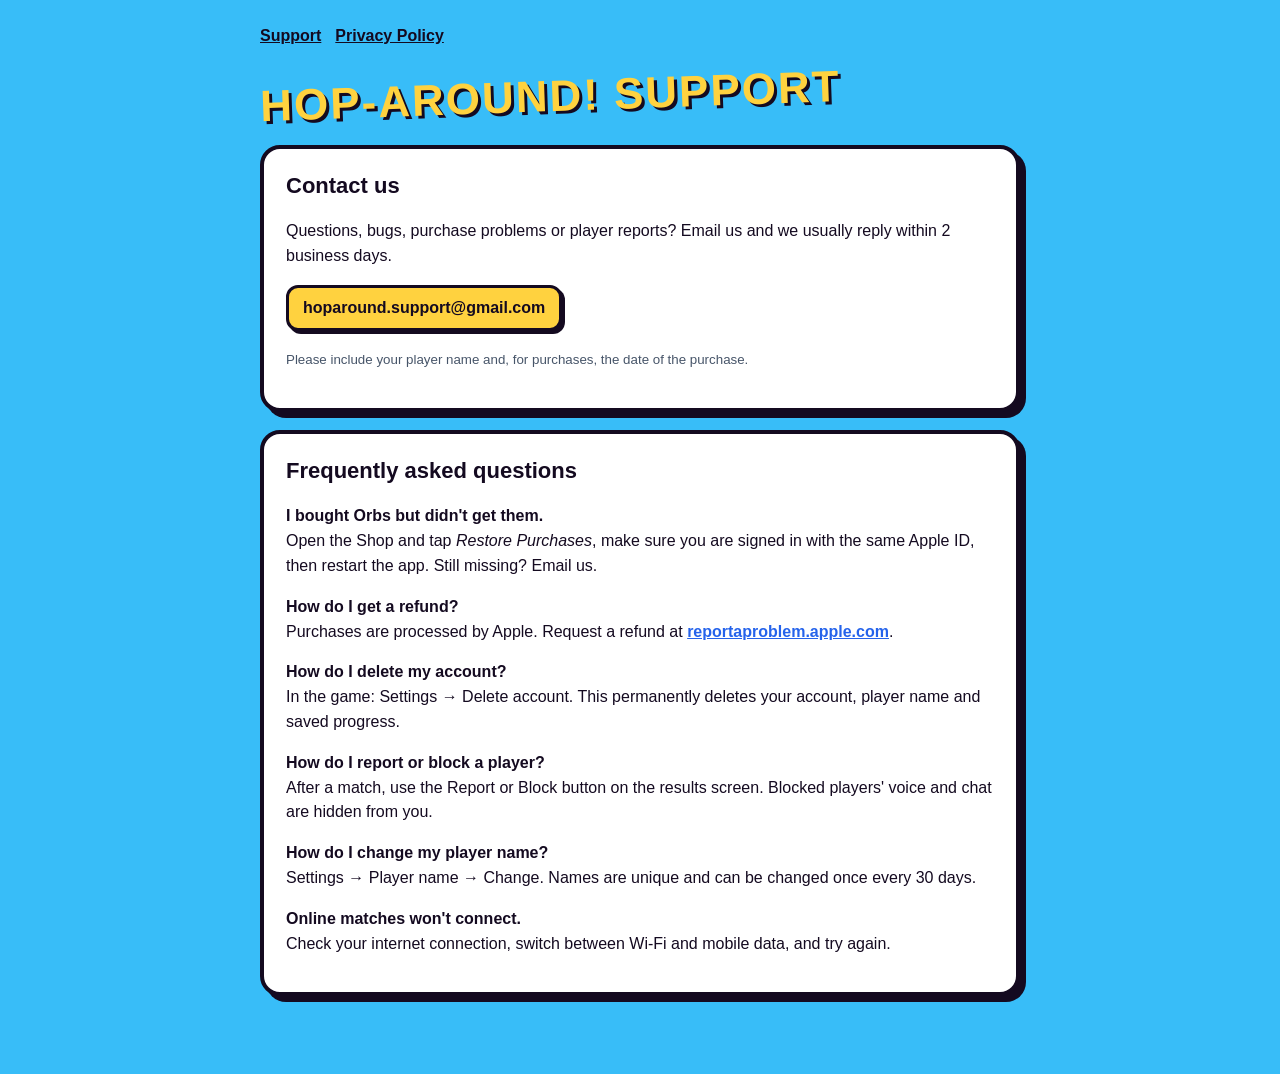
<file: index.html>
<!doctype html><html lang="en"><head><meta charset="utf-8"><meta name="viewport" content="width=device-width,initial-scale=1"><title>HOP-AROUND Support</title><link rel="stylesheet" href="style.css"></head>
<body><div class="wrap"><nav><a href="index.html">Support</a><a href="privacy.html">Privacy Policy</a></nav>
<h1>HOP-AROUND! SUPPORT</h1>
<div class="card"><h2>Contact us</h2><p>Questions, bugs, purchase problems or player reports? Email us and we usually reply within 2 business days.</p>
<p><a class="mail" href="mailto:hoparound.support@gmail.com">hoparound.support@gmail.com</a></p><p><small>Please include your player name and, for purchases, the date of the purchase.</small></p></div>
<div class="card"><h2>Frequently asked questions</h2>
<p><b>I bought Orbs but didn't get them.</b><br>Open the Shop and tap <i>Restore Purchases</i>, make sure you are signed in with the same Apple ID, then restart the app. Still missing? Email us.</p>
<p><b>How do I get a refund?</b><br>Purchases are processed by Apple. Request a refund at <a href="https://reportaproblem.apple.com">reportaproblem.apple.com</a>.</p>
<p><b>How do I delete my account?</b><br>In the game: Settings → Delete account. This permanently deletes your account, player name and saved progress.</p>
<p><b>How do I report or block a player?</b><br>After a match, use the Report or Block button on the results screen. Blocked players' voice and chat are hidden from you.</p>
<p><b>How do I change my player name?</b><br>Settings → Player name → Change. Names are unique and can be changed once every 30 days.</p>
<p><b>Online matches won't connect.</b><br>Check your internet connection, switch between Wi-Fi and mobile data, and try again.</p></div>
</div></body></html>
</file>
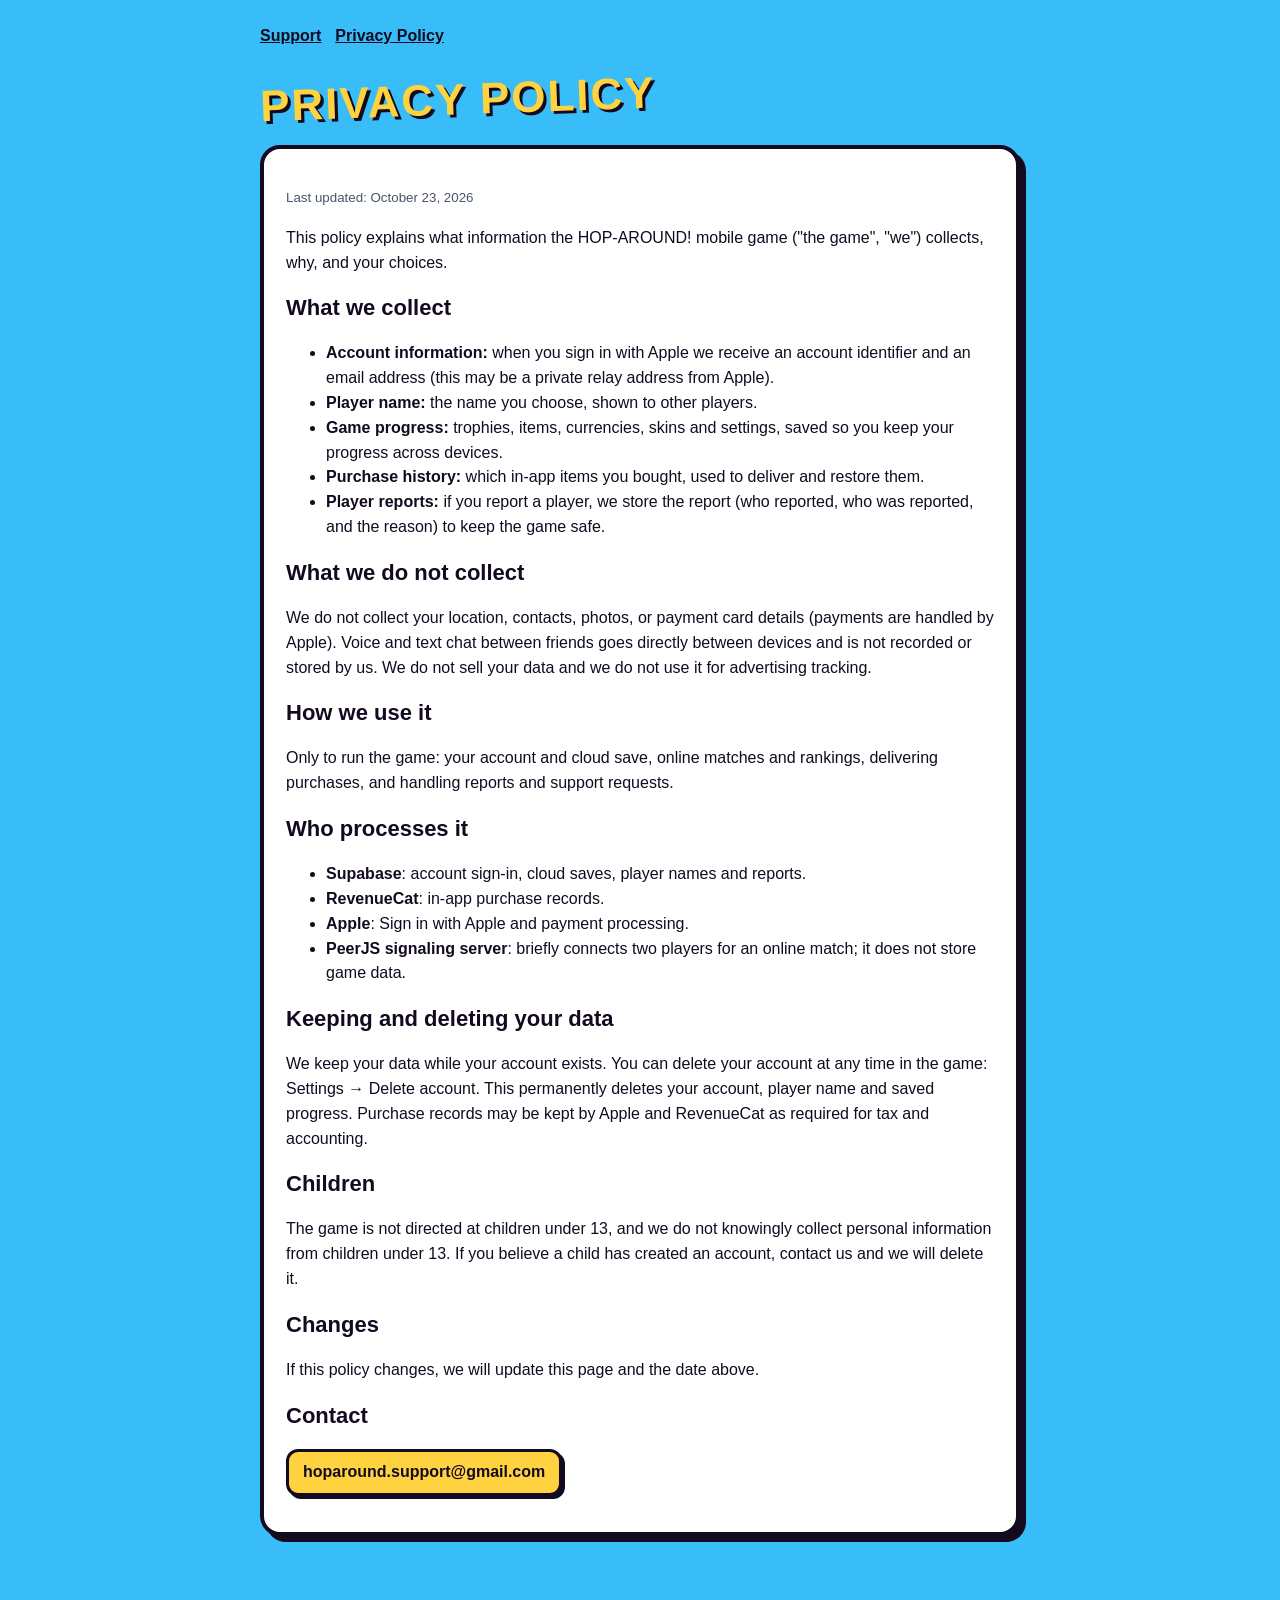
<file: privacy.html>
<!doctype html><html lang="en"><head><meta charset="utf-8"><meta name="viewport" content="width=device-width,initial-scale=1"><title>HOP-AROUND Privacy Policy</title><link rel="stylesheet" href="style.css"></head>
<body><div class="wrap"><nav><a href="index.html">Support</a><a href="privacy.html">Privacy Policy</a></nav>
<h1>PRIVACY POLICY</h1>
<div class="card"><p><small>Last updated: October 23, 2026</small></p>
<p>This policy explains what information the HOP-AROUND! mobile game ("the game", "we") collects, why, and your choices.</p>
<h2>What we collect</h2><ul>
<li><b>Account information:</b> when you sign in with Apple we receive an account identifier and an email address (this may be a private relay address from Apple).</li>
<li><b>Player name:</b> the name you choose, shown to other players.</li>
<li><b>Game progress:</b> trophies, items, currencies, skins and settings, saved so you keep your progress across devices.</li>
<li><b>Purchase history:</b> which in-app items you bought, used to deliver and restore them.</li>
<li><b>Player reports:</b> if you report a player, we store the report (who reported, who was reported, and the reason) to keep the game safe.</li></ul>
<h2>What we do not collect</h2><p>We do not collect your location, contacts, photos, or payment card details (payments are handled by Apple). Voice and text chat between friends goes directly between devices and is not recorded or stored by us. We do not sell your data and we do not use it for advertising tracking.</p>
<h2>How we use it</h2><p>Only to run the game: your account and cloud save, online matches and rankings, delivering purchases, and handling reports and support requests.</p>
<h2>Who processes it</h2><ul>
<li><b>Supabase</b>: account sign-in, cloud saves, player names and reports.</li>
<li><b>RevenueCat</b>: in-app purchase records.</li>
<li><b>Apple</b>: Sign in with Apple and payment processing.</li>
<li><b>PeerJS signaling server</b>: briefly connects two players for an online match; it does not store game data.</li></ul>
<h2>Keeping and deleting your data</h2><p>We keep your data while your account exists. You can delete your account at any time in the game: Settings → Delete account. This permanently deletes your account, player name and saved progress. Purchase records may be kept by Apple and RevenueCat as required for tax and accounting.</p>
<h2>Children</h2><p>The game is not directed at children under 13, and we do not knowingly collect personal information from children under 13. If you believe a child has created an account, contact us and we will delete it.</p>
<h2>Changes</h2><p>If this policy changes, we will update this page and the date above.</p>
<h2>Contact</h2><p><a class="mail" href="mailto:hoparound.support@gmail.com">hoparound.support@gmail.com</a></p></div>
</div></body></html>
</file>
<file: style.css>
body{margin:0;font-family:-apple-system,Segoe UI,Roboto,sans-serif;background:#38bdf8;color:#140a20;line-height:1.55}
.wrap{max-width:760px;margin:0 auto;padding:24px 16px 60px}
h1{font-family:Impact,sans-serif;font-size:44px;letter-spacing:2px;color:#ffd23f;text-shadow:3px 3px 0 #140a20;margin:10px 0 18px;transform:rotate(-2deg)}
.card{background:#fff;border:4px solid #140a20;border-radius:20px;box-shadow:6px 6px 0 #140a20;padding:20px 22px;margin-bottom:18px}
h2{margin:0 0 8px;font-size:22px} a{color:#2563eb;font-weight:700} nav a{margin-right:14px;color:#140a20}
.mail{display:inline-block;background:#ffd23f;border:3px solid #140a20;border-radius:12px;padding:8px 14px;box-shadow:3px 3px 0 #140a20;text-decoration:none;color:#140a20}
small{color:#475569}
</file>
